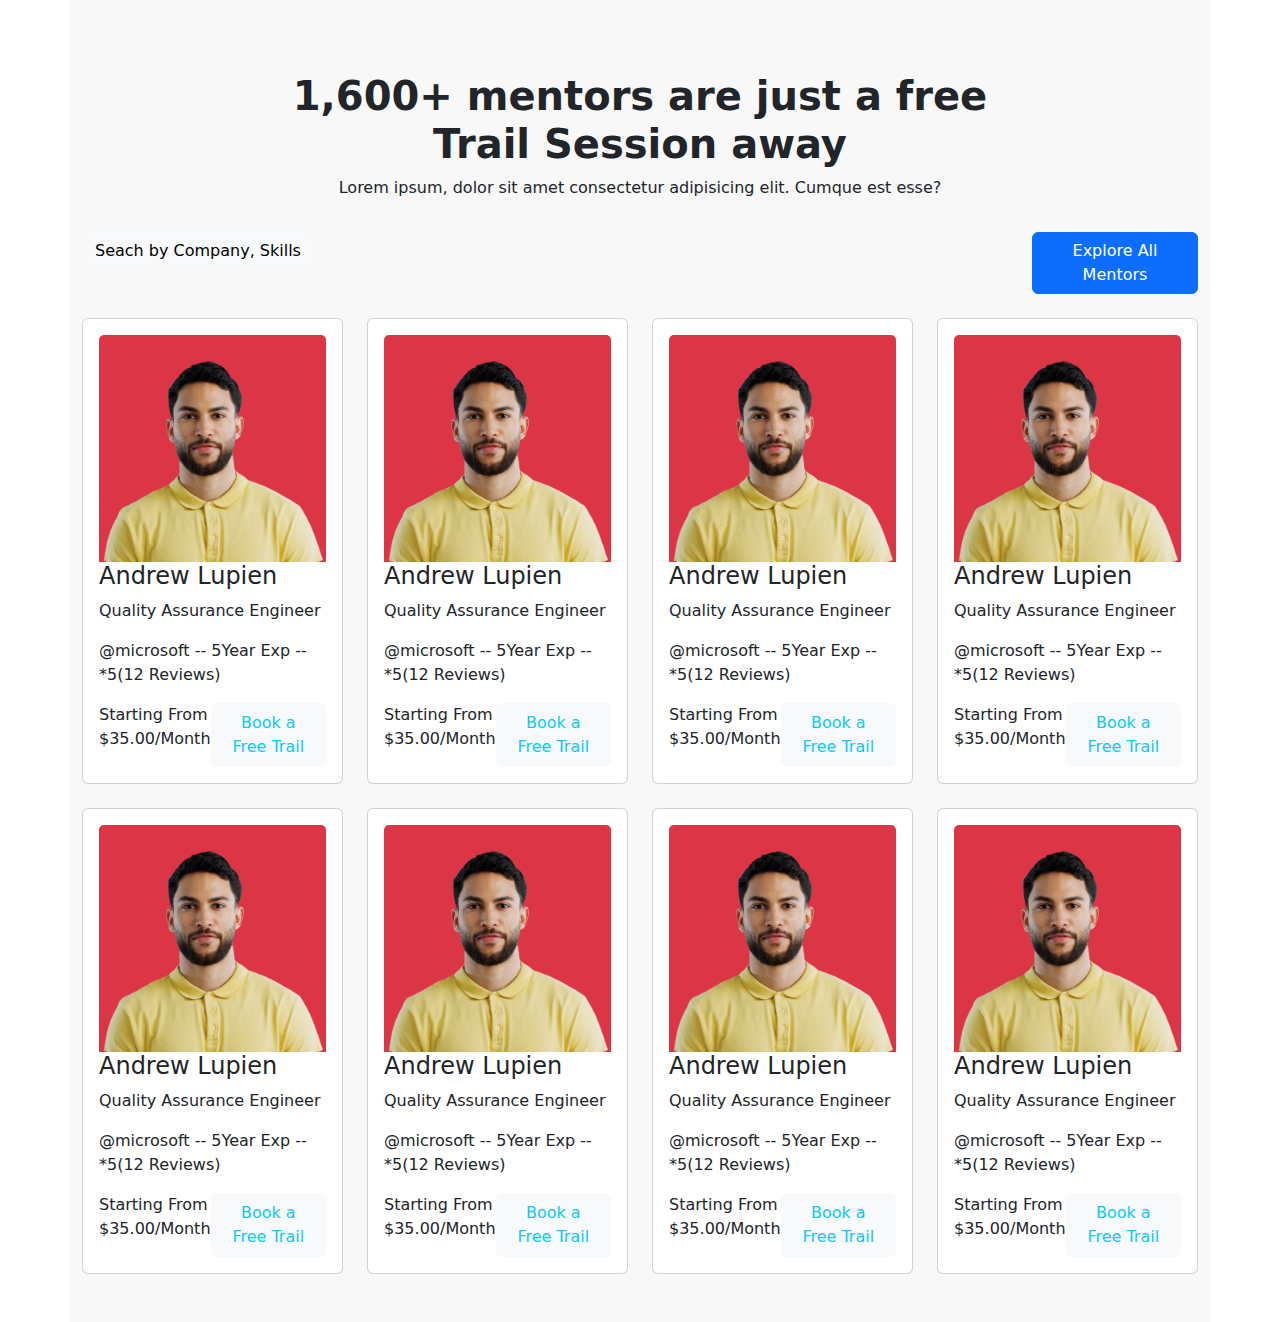
<file: index.html>
<!DOCTYPE html>
<html lang="en">
  <head>
    <meta charset="UTF-8" />
    <meta name="viewport" content="width=device-width, initial-scale=1.0" />
    <title>Monks web</title>
    <link rel="stylesheet" href="index.css" />
    <link rel="stylesheet" href="css/bootstrap.min.css" />
  </head>
  <body>
    <div class="container pb-5 pt-5">
      <div class="text-center pb-3 pt-4">
        <h1 class="fw-bolder">
          1,600+ mentors are just a free <br />
          Trail Session away
        </h1>
        <p>
          Lorem ipsum, dolor sit amet consectetur adipisicing elit. Cumque est
          esse?
        </p>
      </div>
      <div class="row">
        <div class="col-md-3 col-sm-11">
          <button class="btn btn-light">Seach by Company, Skills</button>
        </div>
        <div class="col-7"></div>
        <div class="col-md-2 col-sm-12">
          <button class="btn btn-primary">Explore All Mentors</button>
        </div>
      </div>
      <div class="row mt-4">
        <div class="col-md-3 col-sm-12">
          <div class="card-body">
            <div class="card p-3">
              <img
                class="card-img-top bg-danger"
                src="Monks Hub/cwaxqQTDh94AIMo4X3gGkIs0gg.png"
                alt=""
              />
              <h4>Andrew Lupien</h4>
              <p>Quality Assurance Engineer</p>
              <p>@microsoft -- 5Year Exp -- *5(12 Reviews)</p>
              <div class="End">
                <p>
                  Starting From <br />
                  $35.00/Month
                </p>

                <button class="btn btn-light text-info">
                  Book a Free Trail
                </button>
              </div>
            </div>
          </div>
        </div>
        <div class="col-md-3 col-sm-12">
          <div class="card-body">
            <div class="card p-3">
              <img
                class="card-img-top bg-danger"
                src="Monks Hub/cwaxqQTDh94AIMo4X3gGkIs0gg.png"
                alt=""
              />
              <h4>Andrew Lupien</h4>
              <p>Quality Assurance Engineer</p>
              <p>@microsoft -- 5Year Exp -- *5(12 Reviews)</p>
              <div class="End">
                <p>
                  Starting From <br />
                  $35.00/Month
                </p>

                <button class="btn btn-light text-info">
                  Book a Free Trail
                </button>
              </div>
            </div>
          </div>
        </div>
        <div class="col-md-3 col-sm-12">
          <div class="card-body">
            <div class="card p-3">
              <img
                class="card-img-top bg-danger"
                src="Monks Hub/cwaxqQTDh94AIMo4X3gGkIs0gg.png"
                alt=""
              />
              <h4>Andrew Lupien</h4>
              <p>Quality Assurance Engineer</p>
              <p>@microsoft -- 5Year Exp -- *5(12 Reviews)</p>
              <div class="End">
                <p>
                  Starting From <br />
                  $35.00/Month
                </p>

                <button class="btn btn-light text-info">
                  Book a Free Trail
                </button>
              </div>
            </div>
          </div>
        </div>
        <div class="col-md-3 col-sm-12">
          <div class="card-body">
            <div class="card p-3">
              <img
                class="card-img-top bg-danger"
                src="Monks Hub/cwaxqQTDh94AIMo4X3gGkIs0gg.png"
                alt=""
              />
              <h4>Andrew Lupien</h4>
              <p>Quality Assurance Engineer</p>
              <p>@microsoft -- 5Year Exp -- *5(12 Reviews)</p>
              <div class="End">
                <p>
                  Starting From <br />
                  $35.00/Month
                </p>

                <button class="btn btn-light text-info">
                  Book a Free Trail
                </button>
              </div>
            </div>
          </div>
        </div>
      </div>
      <div class="row mt-4">
        <div class="col-md-3 col-sm-12">
          <div class="card-body">
            <div class="card p-3">
              <img
                class="card-img-top bg-danger"
                src="Monks Hub/cwaxqQTDh94AIMo4X3gGkIs0gg.png"
                alt=""
              />
              <h4>Andrew Lupien</h4>
              <p>Quality Assurance Engineer</p>
              <p>@microsoft -- 5Year Exp -- *5(12 Reviews)</p>
              <div class="End">
                <p>
                  Starting From <br />
                  $35.00/Month
                </p>

                <button class="btn btn-light text-info">
                  Book a Free Trail
                </button>
              </div>
            </div>
          </div>
        </div>
        <div class="col-md-3 col-sm-12">
          <div class="card-body">
            <div class="card p-3">
              <img
                class="card-img-top bg-danger"
                src="Monks Hub/cwaxqQTDh94AIMo4X3gGkIs0gg.png"
                alt=""
              />
              <h4>Andrew Lupien</h4>
              <p>Quality Assurance Engineer</p>
              <p>@microsoft -- 5Year Exp -- *5(12 Reviews)</p>
              <div class="End">
                <p>
                  Starting From <br />
                  $35.00/Month
                </p>

                <button class="btn btn-light text-info">
                  Book a Free Trail
                </button>
              </div>
            </div>
          </div>
        </div>
        <div class="col-md-3 col-sm-12">
          <div class="card-body">
            <div class="card p-3">
              <img
                class="card-img-top bg-danger"
                src="Monks Hub/cwaxqQTDh94AIMo4X3gGkIs0gg.png"
                alt=""
              />
              <h4>Andrew Lupien</h4>
              <p>Quality Assurance Engineer</p>
              <p>@microsoft -- 5Year Exp -- *5(12 Reviews)</p>
              <div class="End">
                <p>
                  Starting From <br />
                  $35.00/Month
                </p>

                <button class="btn btn-light text-info">
                  Book a Free Trail
                </button>
              </div>
            </div>
          </div>
        </div>
        <div class="col-md-3 col-sm-12">
          <div class="card-body">
            <div class="card p-3">
              <img
                class="card-img-top bg-danger"
                src="Monks Hub/cwaxqQTDh94AIMo4X3gGkIs0gg.png"
                alt=""
              />
              <h4>Andrew Lupien</h4>
              <p>Quality Assurance Engineer</p>
              <p>@microsoft -- 5Year Exp -- *5(12 Reviews)</p>
              <div class="End">
                <p>
                  Starting From <br />
                  $35.00/Month
                </p>

                <button class="btn btn-light text-info">
                  Book a Free Trail
                </button>
              </div>
            </div>
          </div>
        </div>
      </div>
    </div>
  </body>
</html>
</file>
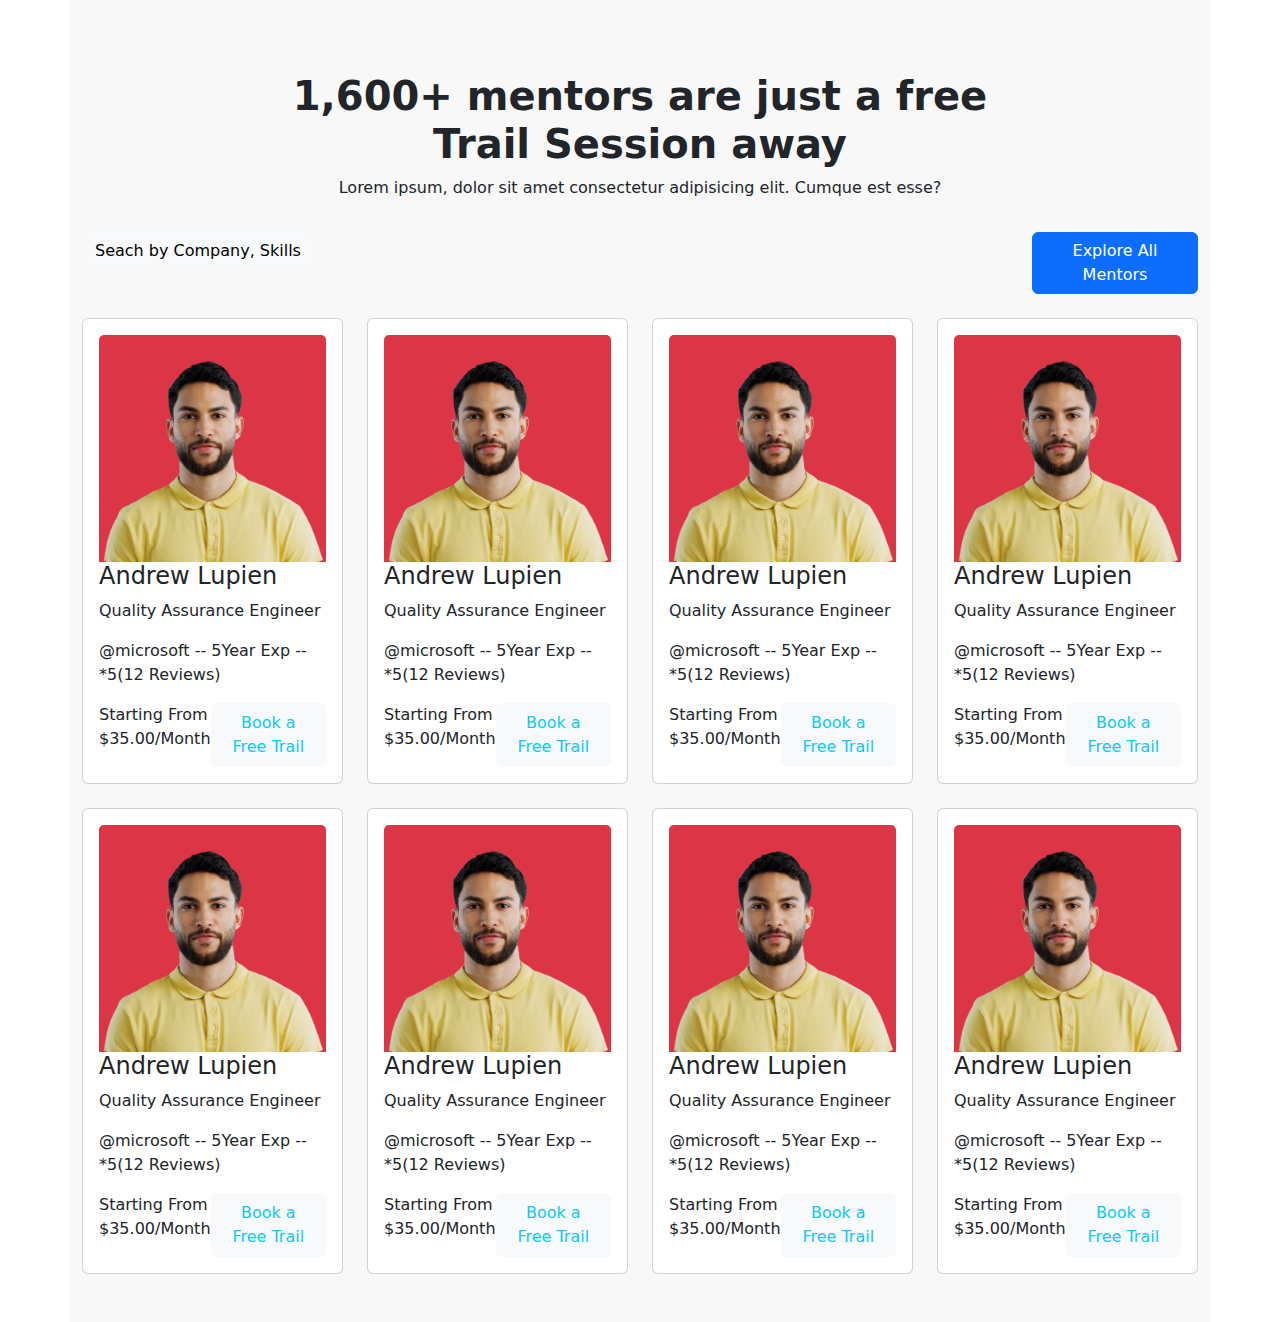
<file: index2.html>
<!DOCTYPE html>
<html lang="en">
  <head>
    <meta charset="UTF-8" />
    <meta name="viewport" content="width=device-width, initial-scale=1.0" />
    <title>Monks web</title>
    <link rel="stylesheet" href="index2.css" />
    <link rel="stylesheet" href="css/bootstrap.min.css" />
  </head>
  <body>
    <div class="container pb-5 pt-5">
      <div class="text-center pb-3 pt-4">
        <h1 class="fw-bolder">
          1,600+ mentors are just a free <br />
          Trail Session away
        </h1>
        <p>
          Lorem ipsum, dolor sit amet consectetur adipisicing elit. Cumque est
          esse?
        </p>
      </div>
      <div class="row">
        <div class="col-md-3 col-sm-11">
          <button class="btn btn-light">Seach by Company, Skills</button>
        </div>
        <div class="col-7"></div>
        <div class="col-md-2 col-sm-12">
          <button class="btn btn-primary">Explore All Mentors</button>
        </div>
      </div>
      <div class="row mt-4">
        <div class="col-md-3 col-sm-12">
          <div class="card-body">
            <div class="card p-3">
              <img
                class="card-img-top bg-danger"
                src="Monks Hub/cwaxqQTDh94AIMo4X3gGkIs0gg.png"
                alt=""
              />
              <h4>Andrew Lupien</h4>
              <p>Quality Assurance Engineer</p>
              <p>@microsoft -- 5Year Exp -- *5(12 Reviews)</p>
              <div class="End">
                <p>
                  Starting From <br />
                  $35.00/Month
                </p>

                <button class="btn btn-light text-info">
                  Book a Free Trail
                </button>
              </div>
            </div>
          </div>
        </div>
        <div class="col-md-3 col-sm-12">
          <div class="card-body">
            <div class="card p-3">
              <img
                class="card-img-top bg-danger"
                src="Monks Hub/cwaxqQTDh94AIMo4X3gGkIs0gg.png"
                alt=""
              />
              <h4>Andrew Lupien</h4>
              <p>Quality Assurance Engineer</p>
              <p>@microsoft -- 5Year Exp -- *5(12 Reviews)</p>
              <div class="End">
                <p>
                  Starting From <br />
                  $35.00/Month
                </p>

                <button class="btn btn-light text-info">
                  Book a Free Trail
                </button>
              </div>
            </div>
          </div>
        </div>
        <div class="col-md-3 col-sm-12">
          <div class="card-body">
            <div class="card p-3">
              <img
                class="card-img-top bg-danger"
                src="Monks Hub/cwaxqQTDh94AIMo4X3gGkIs0gg.png"
                alt=""
              />
              <h4>Andrew Lupien</h4>
              <p>Quality Assurance Engineer</p>
              <p>@microsoft -- 5Year Exp -- *5(12 Reviews)</p>
              <div class="End">
                <p>
                  Starting From <br />
                  $35.00/Month
                </p>

                <button class="btn btn-light text-info">
                  Book a Free Trail
                </button>
              </div>
            </div>
          </div>
        </div>
        <div class="col-md-3 col-sm-12">
          <div class="card-body">
            <div class="card p-3">
              <img
                class="card-img-top bg-danger"
                src="Monks Hub/cwaxqQTDh94AIMo4X3gGkIs0gg.png"
                alt=""
              />
              <h4>Andrew Lupien</h4>
              <p>Quality Assurance Engineer</p>
              <p>@microsoft -- 5Year Exp -- *5(12 Reviews)</p>
              <div class="End">
                <p>
                  Starting From <br />
                  $35.00/Month
                </p>

                <button class="btn btn-light text-info">
                  Book a Free Trail
                </button>
              </div>
            </div>
          </div>
        </div>
      </div>
      <div class="row mt-4">
        <div class="col-md-3 col-sm-12">
          <div class="card-body">
            <div class="card p-3">
              <img
                class="card-img-top bg-danger"
                src="Monks Hub/cwaxqQTDh94AIMo4X3gGkIs0gg.png"
                alt=""
              />
              <h4>Andrew Lupien</h4>
              <p>Quality Assurance Engineer</p>
              <p>@microsoft -- 5Year Exp -- *5(12 Reviews)</p>
              <div class="End">
                <p>
                  Starting From <br />
                  $35.00/Month
                </p>

                <button class="btn btn-light text-info">
                  Book a Free Trail
                </button>
              </div>
            </div>
          </div>
        </div>
        <div class="col-md-3 col-sm-12">
          <div class="card-body">
            <div class="card p-3">
              <img
                class="card-img-top bg-danger"
                src="Monks Hub/cwaxqQTDh94AIMo4X3gGkIs0gg.png"
                alt=""
              />
              <h4>Andrew Lupien</h4>
              <p>Quality Assurance Engineer</p>
              <p>@microsoft -- 5Year Exp -- *5(12 Reviews)</p>
              <div class="End">
                <p>
                  Starting From <br />
                  $35.00/Month
                </p>

                <button class="btn btn-light text-info">
                  Book a Free Trail
                </button>
              </div>
            </div>
          </div>
        </div>
        <div class="col-md-3 col-sm-12">
          <div class="card-body">
            <div class="card p-3">
              <img
                class="card-img-top bg-danger"
                src="Monks Hub/cwaxqQTDh94AIMo4X3gGkIs0gg.png"
                alt=""
              />
              <h4>Andrew Lupien</h4>
              <p>Quality Assurance Engineer</p>
              <p>@microsoft -- 5Year Exp -- *5(12 Reviews)</p>
              <div class="End">
                <p>
                  Starting From <br />
                  $35.00/Month
                </p>

                <button class="btn btn-light text-info">
                  Book a Free Trail
                </button>
              </div>
            </div>
          </div>
        </div>
        <div class="col-md-3 col-sm-12">
          <div class="card-body">
            <div class="card p-3">
              <img
                class="card-img-top bg-danger"
                src="Monks Hub/cwaxqQTDh94AIMo4X3gGkIs0gg.png"
                alt=""
              />
              <h4>Andrew Lupien</h4>
              <p>Quality Assurance Engineer</p>
              <p>@microsoft -- 5Year Exp -- *5(12 Reviews)</p>
              <div class="End">
                <p>
                  Starting From <br />
                  $35.00/Month
                </p>

                <button class="btn btn-light text-info">
                  Book a Free Trail
                </button>
              </div>
            </div>
          </div>
        </div>
      </div>
    </div>
  </body>
</html>
</file>
<file: index.css>
.container{
    background:rgb(248, 248, 248);
    
    
}
.End{
    display:flex;
    justify-content: space-between;
}
</file>
<file: index2.css>
.container{
    background:rgb(248, 248, 248);
    
    
}
.End{
    display:flex;
    justify-content: space-between;
}
</file>
